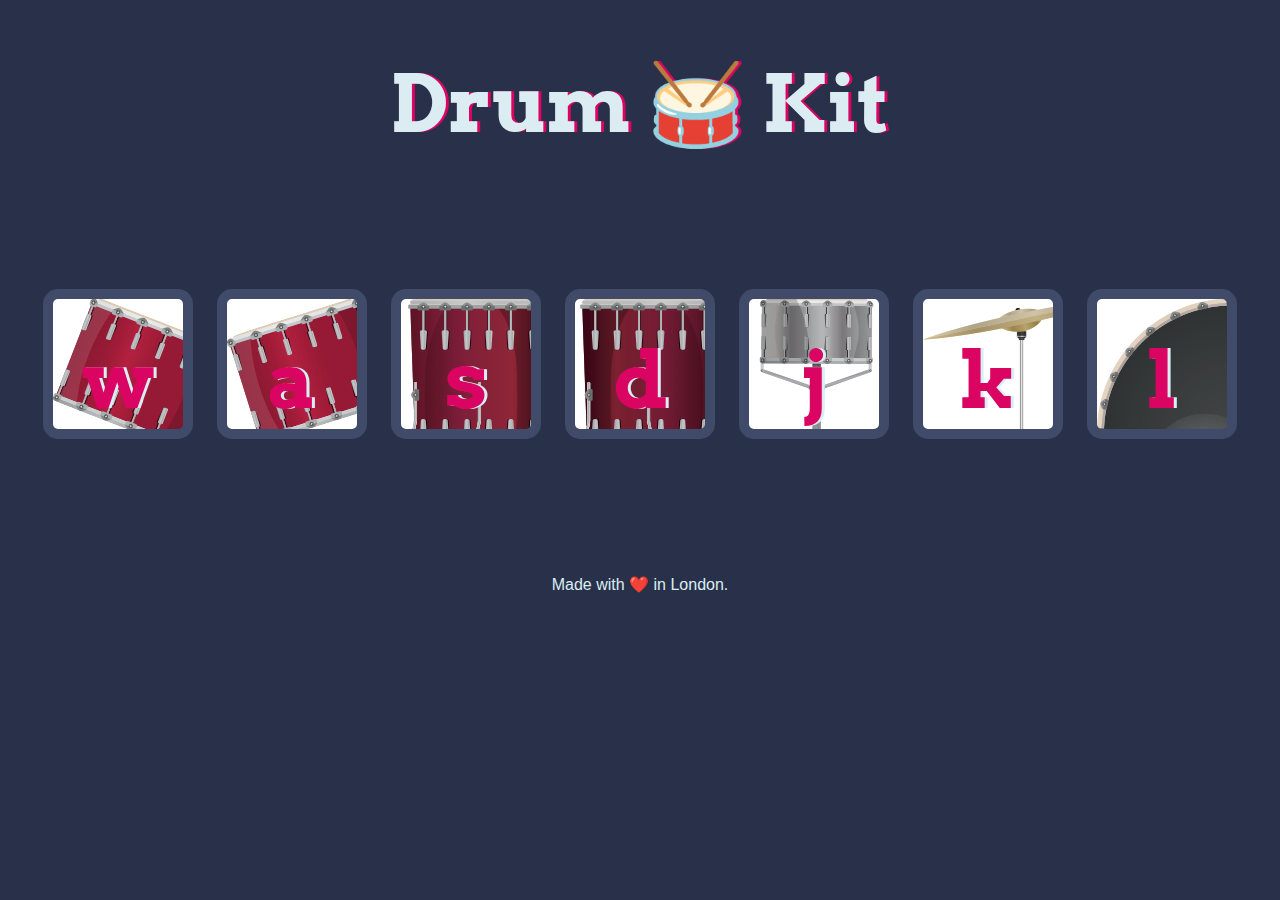
<file: Drum Kit/index.html>
<!DOCTYPE html>
<html lang="en" dir="ltr">

<head>
  <meta charset="utf-8">
  <title>Drum Kit</title>
  <link rel="stylesheet" href="styles.css">
  <link href="https://fonts.googleapis.com/css?family=Arvo" rel="stylesheet">
</head>

<body>

  <h1 id="title">Drum 🥁 Kit</h1>
  <div class="set">
    <button class="w drum">w</button>
    <button class="a drum">a</button>
    <button class="s drum">s</button>
    <button class="d drum">d</button>
    <button class="j drum">j</button>
    <button class="k drum">k</button>
    <button class="l drum">l</button>
  </div>


  <footer>
    Made with ❤️ in London.
  </footer>
  <script src="./index.js"></script>
</body>

</html>
</file>
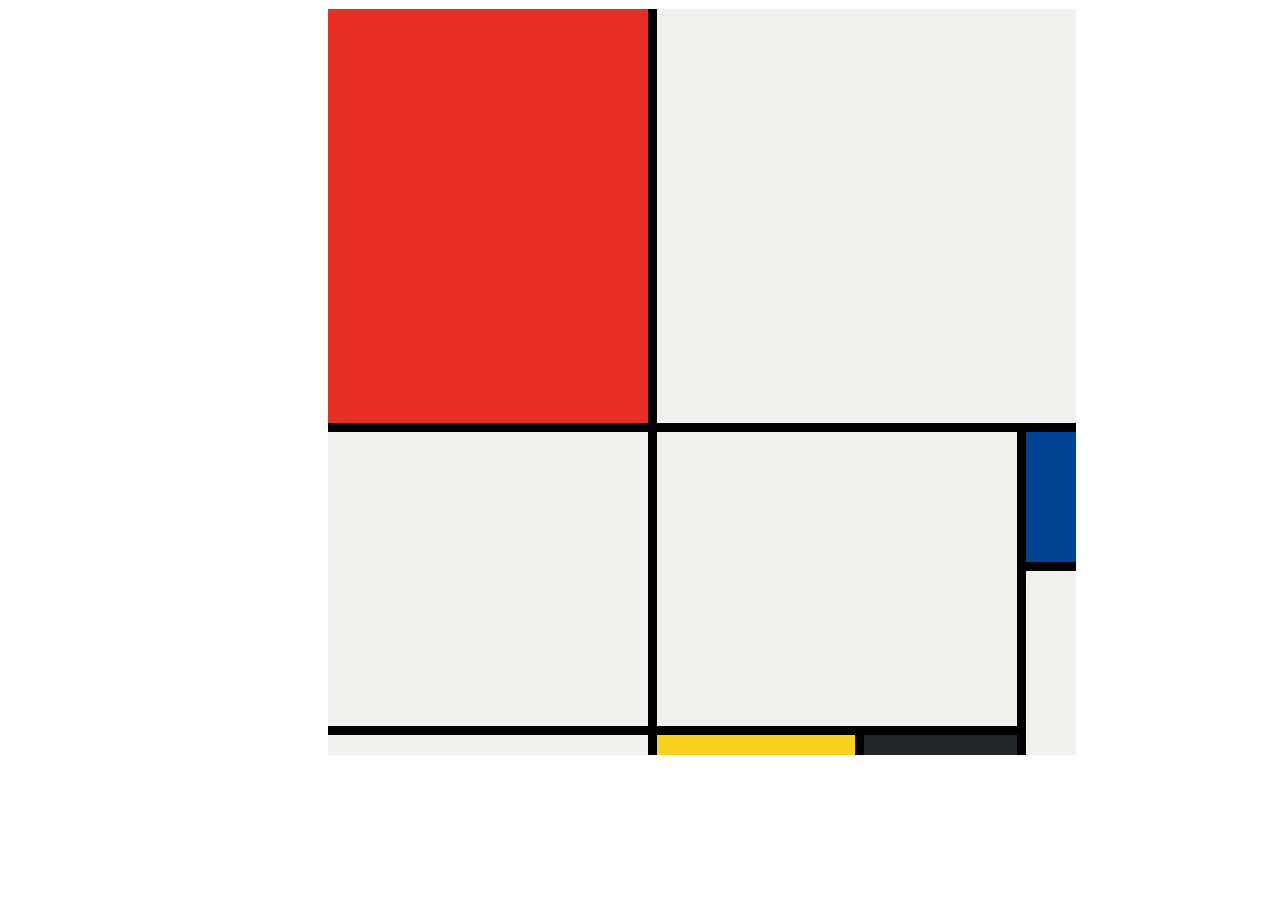
<file: Mondarian Painting/index.html>
<!DOCTYPE html>
<html lang="en">

<head>
  <meta charset="UTF-8">
  <meta name="viewport" content="width=device-width, initial-scale=1.0">
  <title>Mondrian Project</title>
  <style>
    /* 
    Write your CSS here 
    Gap Colour: #000
    White: #F0F1EC
    Red: #E72F24
    Black: #232629
    Blue: #004592
    Yellow: #F9D01E

    For dimensions, see dimensions.png image.
    HINT: Remember you can't change the properties of grid lines.
    But grid lines are transparent!
    */
    body{
      height: 748px;
      width: 748px;
      
      display: flex;
      background-color: #000;
      justify-content: center;
      align-items: center;
      background-color: white;
      position: absolute;
      left: 25%;

    }
    .parent-container{
      display: grid;
      gap:9px;
      background-color: #000;
      grid-template-rows: 414px 130px 155px 20px;
      grid-template-columns: 320px 198px 153px 50px;

    }
    /* .block-item{
      display: grid;
      gap:9px;


      grid-template-rows: 414px 130px 155px 20px;
      grid-template-columns: 320px 198px 153px 50px;

    } */
    .gray-top-block{
      grid-column-start: 2;
      grid-column-end:5;

    }
    .gray-center-right-block{

      grid-column-start: 2;
      grid-column-end:4;
      grid-row-start:2;
      grid-row-end:4;
    }
    .gray-center-left-block{
      grid-row-start: 2;
      grid-row-end:4;
    }
    .red-block{
      background-color: #E72F24;
    }
    .blue-block{
      background-color: #004592;
    }
    .yellow-block{
      background-color: #F9D01E;
    }
    .black-block{
      background-color: #232629;
    }
    .gray-center-left-block{
      background-color: #F0F1EC;
    }
    .gray-center-right-block{
      background-color: #F0F1EC;
    }
    .gray-bottom-right-block{
      background-color: #F0F1EC;
    }
    .gray-top-block{
      background-color: #F0F1EC;
    }
    .gray-bottom-right-block{
      background-color: #F0F1EC;
      grid-row-start: 3;
      grid-row-end:5;
    }
    .gray-bottom-left-block{
      background-color: #F0F1EC;
    }
  </style>
</head>

<body>
  <!-- Write your HTML here -->
   <div class="parent-container">
    
      <div class="red-block"></div>
      <div class="gray-top-block"></div>
      <div class="gray-center-left-block"></div>
      <div class="gray-center-right-block"></div>

      <div class="blue-block"></div>
      <div class="gray-bottom-right-block"></div>
      <div class="gray-bottom-left-block"></div>
      
      <div class="yellow-block"></div>
      <div class="black-block"></div>

    

   </div>
</body>

</html>
</file>
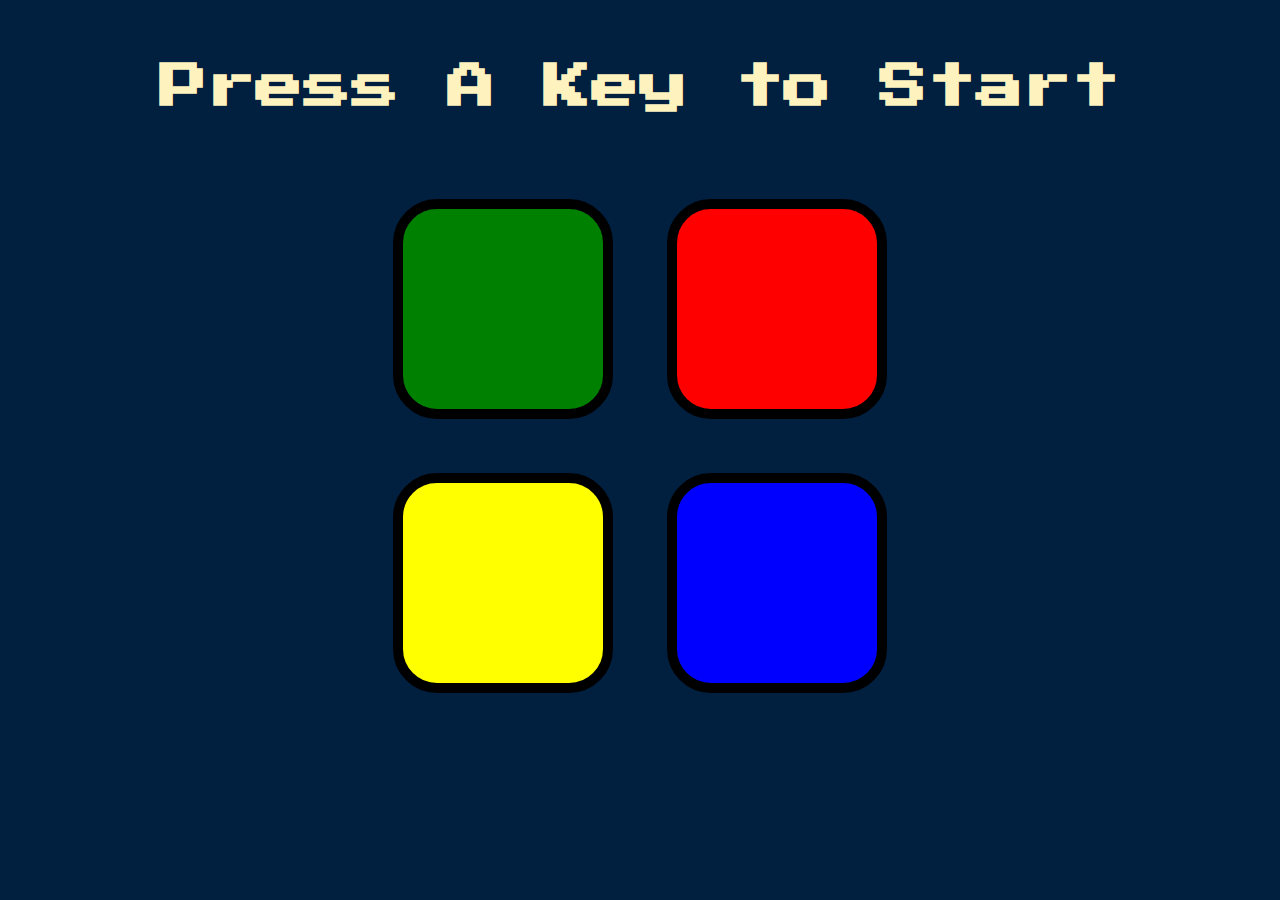
<file: Simon Game/index.html>
<!DOCTYPE html>
<html lang="en" dir="ltr">

<head>
  <meta charset="utf-8">
  <title>Simon</title>
  <link rel="stylesheet" href="styles.css">
  <link href="https://fonts.googleapis.com/css?family=Press+Start+2P" rel="stylesheet">
</head>

<body>
  <h1 id="level-title">Press A Key to Start</h1>
  <div class="container">
    <div lass="row">

      <div type="button" id="green" class="btn green">

      </div>

      <div type="button" id="red" class="btn red">

      </div>
    </div>

    <div class="row">

      <div type="button" id="yellow" class="btn yellow">

      </div>
      <div type="button" id="blue" class="btn blue">

      </div>

    </div>

  </div>
  <script src="https://ajax.googleapis.com/ajax/libs/jquery/3.7.1/jquery.min.js"></script>
  <script src="./game.js"></script>

</body>

</html>
</file>
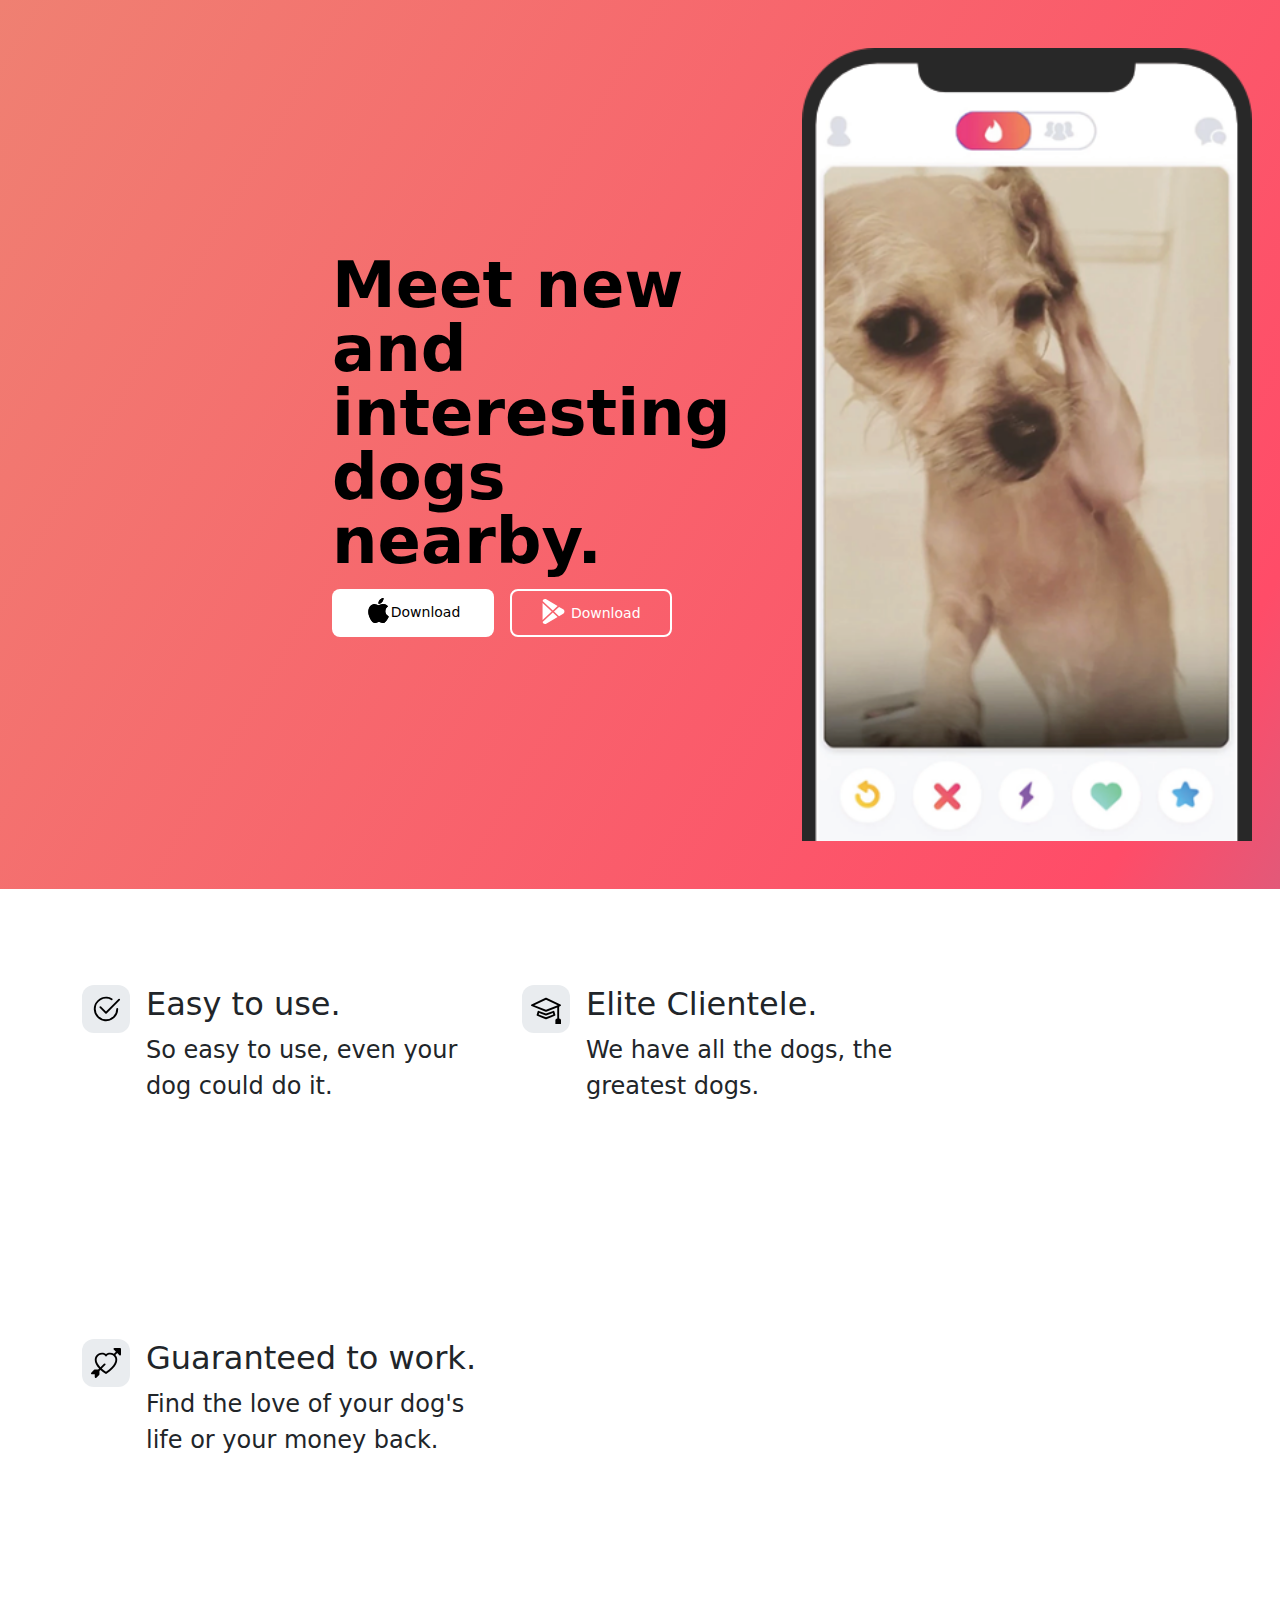
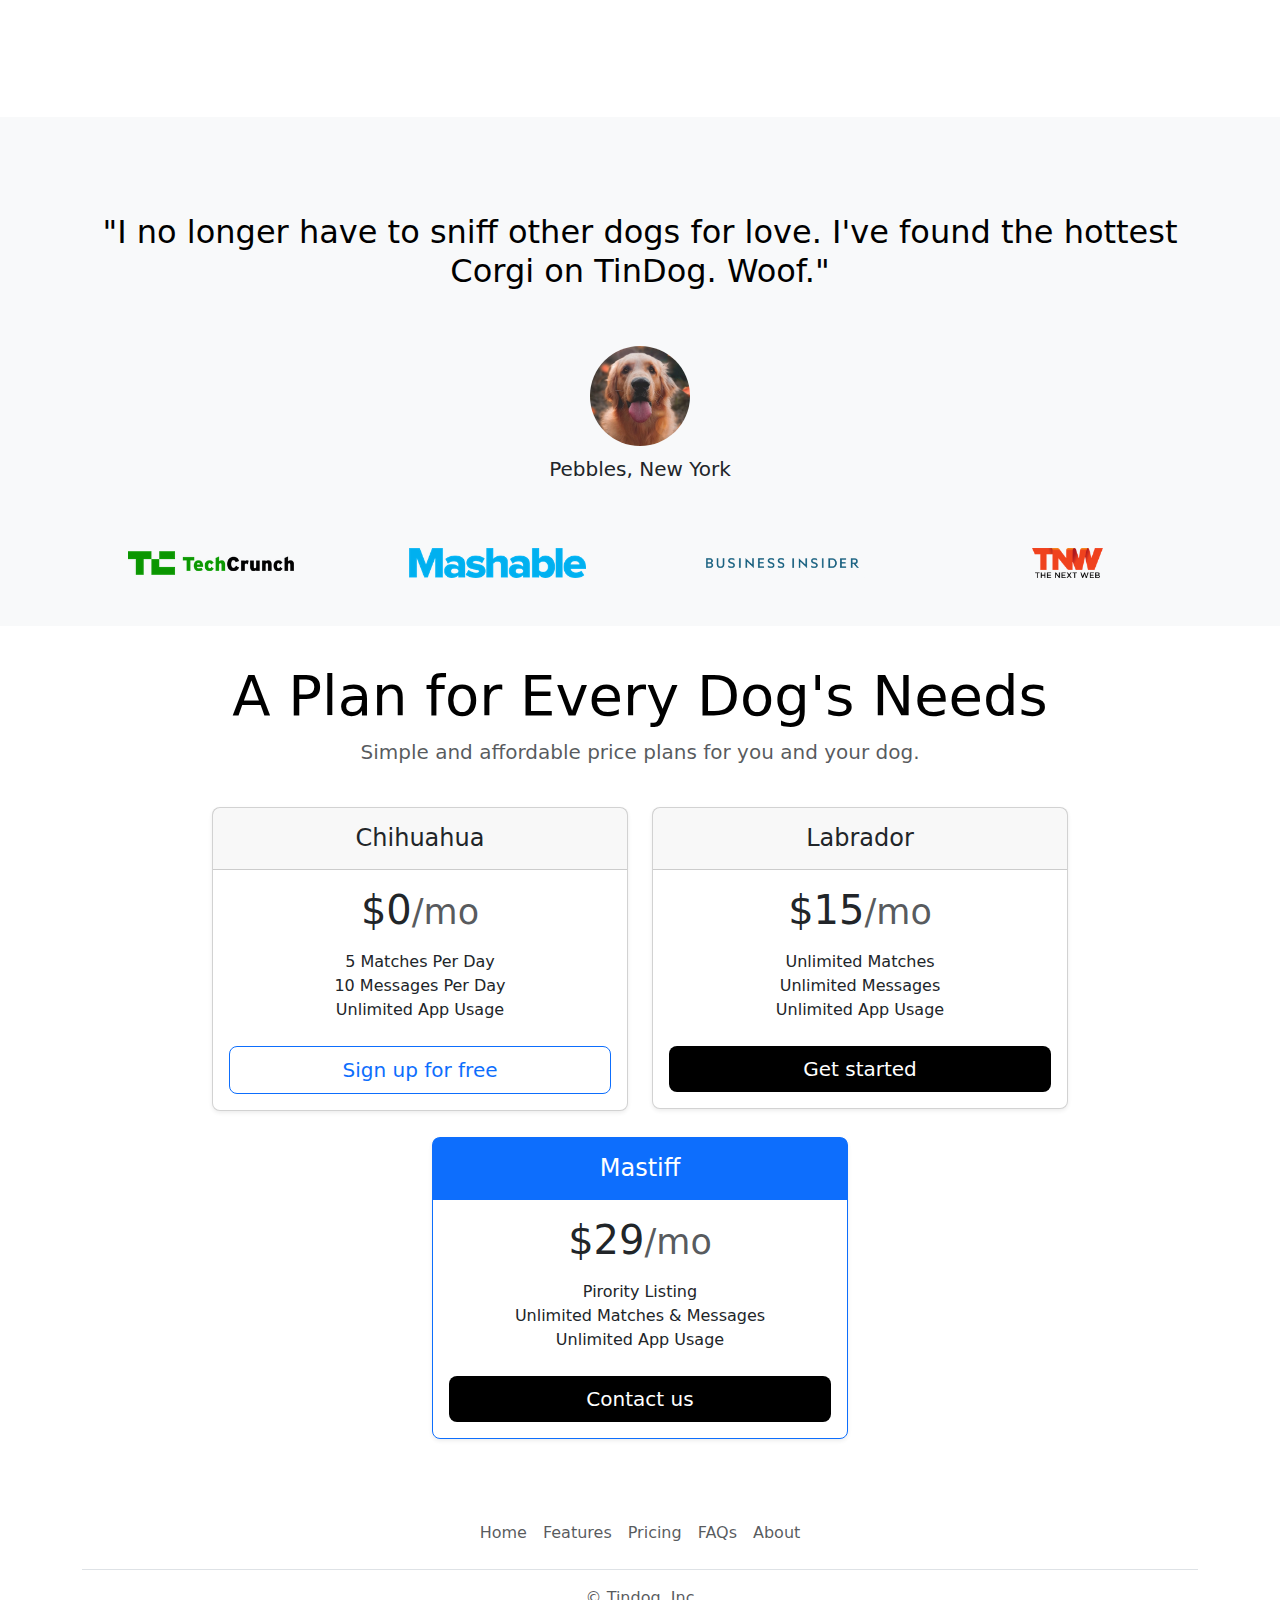
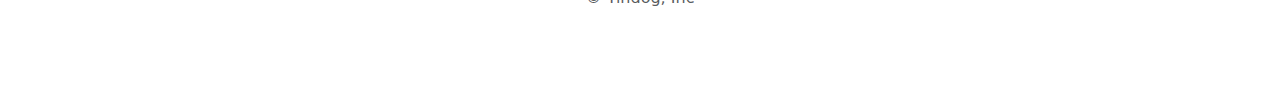
<file: TinDog/11.3 TinDog Project/index.html>
<!DOCTYPE html>
<html lang="en">

<head>
  <meta charset="UTF-8">
  <meta name="viewport" content="width=device-width, initial-scale=1.0">
  <title>TinDog</title>
  <link href="https://cdn.jsdelivr.net/npm/bootstrap@5.3.3/dist/css/bootstrap.min.css" rel="stylesheet" integrity="sha384-QWTKZyjpPEjISv5WaRU9OFeRpok6YctnYmDr5pNlyT2bRjXh0JMhjY6hW+ALEwIH" crossorigin="anonymous">
  <script src="https://cdn.jsdelivr.net/npm/bootstrap@5.3.3/dist/js/bootstrap.bundle.min.js" integrity="sha384-YvpcrYf0tY3lHB60NNkmXc5s9fDVZLESaAA55NDzOxhy9GkcIdslK1eN7N6jIeHz" crossorigin="anonymous"></script>
  <script src="https://cdn.jsdelivr.net/npm/bootstrap@5.3.3/dist/js/bootstrap.bundle.min.js" integrity="sha384-YvpcrYf0tY3lHB60NNkmXc5s9fDVZLESaAA55NDzOxhy9GkcIdslK1eN7N6jIeHz" crossorigin="anonymous"></script>
  <link href="https://cdn.jsdelivr.net/npm/bootstrap@5.3.3/dist/css/bootstrap.min.css" rel="stylesheet" integrity="sha384-QWTKZyjpPEjISv5WaRU9OFeRpok6YctnYmDr5pNlyT2bRjXh0JMhjY6hW+ALEwIH" crossorigin="anonymous">
  <link rel="stylesheet" href="./css/style.css">
  
</head>

<body>

  <!-- Title -->
  <section id="title">
    <div class="row flex-lg-row-reverse align-items-center g-5 py-5 ">
      <div class="col-10 col-sm-8  col-lg-5 md-12">
        <img src="./images/iphone.png" class="d-block mx-lg-auto img-fluid" alt="Bootstrap Themes" width="450" height="500" loading="lazy">
      </div>
      <div class="col-lg-4">
        <h1 class="display-3 fw-bold text-body-emphasis lh-1 mb-3">Meet new and interesting dogs nearby.</h1>
        
        <div class="d-grid gap-2 d-md-flex justify-content-md-start">
          <button type="button" class="btn btn-primary btn-lg px-4 me-md-2 btn-custom"> <svg xmlns="http://www.w3.org/2000/svg" width="25" height="25" fill="currentColor"
            class="bi bi-apple mb-1" viewBox="0 0 16 16">
<path
              d="M11.182.008C11.148-.03 9.923.023 8.857 1.18c-1.066 1.156-.902 2.482-.878 2.516.024.034 1.52.087 2.475-1.258.955-1.345.762-2.391.728-2.43Zm3.314 11.733c-.048-.096-2.325-1.234-2.113-3.422.212-2.189 1.675-2.789 1.698-2.854.023-.065-.597-.79-1.254-1.157a3.692 3.692 0 0 0-1.563-.434c-.108-.003-.483-.095-1.254.116-.508.139-1.653.589-1.968.607-.316.018-1.256-.522-2.267-.665-.647-.125-1.333.131-1.824.328-.49.196-1.422.754-2.074 2.237-.652 1.482-.311 3.83-.067 4.56.244.729.625 1.924 1.273 2.796.576.984 1.34 1.667 1.659 1.899.319.232 1.219.386 1.843.067.502-.308 1.408-.485 1.766-.472.357.013 1.061.154 1.782.539.571.197 1.111.115 1.652-.105.541-.221 1.324-1.059 2.238-2.758.347-.79.505-1.217.473-1.282Z" />
<path
              d="M11.182.008C11.148-.03 9.923.023 8.857 1.18c-1.066 1.156-.902 2.482-.878 2.516.024.034 1.52.087 2.475-1.258.955-1.345.762-2.391.728-2.43Zm3.314 11.733c-.048-.096-2.325-1.234-2.113-3.422.212-2.189 1.675-2.789 1.698-2.854.023-.065-.597-.79-1.254-1.157a3.692 3.692 0 0 0-1.563-.434c-.108-.003-.483-.095-1.254.116-.508.139-1.653.589-1.968.607-.316.018-1.256-.522-2.267-.665-.647-.125-1.333.131-1.824.328-.49.196-1.422.754-2.074 2.237-.652 1.482-.311 3.83-.067 4.56.244.729.625 1.924 1.273 2.796.576.984 1.34 1.667 1.659 1.899.319.232 1.219.386 1.843.067.502-.308 1.408-.485 1.766-.472.357.013 1.061.154 1.782.539.571.197 1.111.115 1.652-.105.541-.221 1.324-1.059 2.238-2.758.347-.79.505-1.217.473-1.282Z" />
</svg>Download </button>
          

          <button type="button" class="btn btn-outline-secondary btn-lg px-4 btn-custom-2">
            <svg xmlns="http://www.w3.org/2000/svg" width="25" height="25" fill="currentColor"
                class="bi bi-google-play mb-1" viewBox="0 0 16 16">
<path
                  d="M14.222 9.374c1.037-.61 1.037-2.137 0-2.748L11.528 5.04 8.32 8l3.207 2.96 2.694-1.586Zm-3.595 2.116L7.583 8.68 1.03 14.73c.201 1.029 1.36 1.61 2.303 1.055l7.294-4.295ZM1 13.396V2.603L6.846 8 1 13.396ZM1.03 1.27l6.553 6.05 3.044-2.81L3.333.215C2.39-.341 1.231.24 1.03 1.27Z" />
</svg>

            Download</button>
        </div>
      </div>
    </div>
  </section>
  <!-- Features -->
  <section id="features">
    <div class="container mt-5">
      <div class="row g-4 py-5 row-cols-1 row-cols-lg-3">
        <div class="col d-flex align-items-start">
          <div
            class="icon-square text-body-emphasis bg-body-secondary d-inline-flex align-items-center justify-content-center fs-4 flex-shrink-0 me-3">
            <svg xmlns="http://www.w3.org/2000/svg" height="30" fill="currentColor" class="bi bi-check2-circle"
              viewBox="0 0 16 16">
              <path
                d="M2.5 8a5.5 5.5 0 0 1 8.25-4.764.5.5 0 0 0 .5-.866A6.5 6.5 0 1 0 14.5 8a.5.5 0 0 0-1 0 5.5 5.5 0 1 1-11 0z" />
              <path
                d="M15.354 3.354a.5.5 0 0 0-.708-.708L8 9.293 5.354 6.646a.5.5 0 1 0-.708.708l3 3a.5.5 0 0 0 .708 0l7-7z" />
            </svg>
          </div>
          <div>
            <h3 class="fs-2">Easy to use.</h3>
            <p>So easy to use, even your dog could do it.</p>

          </div>
        </div>
        <div class="col d-flex align-items-start">
          <div
            class="icon-square text-body-emphasis bg-body-secondary d-inline-flex align-items-center justify-content-center fs-4 flex-shrink-0 me-3">
            <svg xmlns="http://www.w3.org/2000/svg" height="30" fill="currentColor" class="bi bi-mortarboard"
              viewBox="0 0 16 16">
              <path
                d="M8.211 2.047a.5.5 0 0 0-.422 0l-7.5 3.5a.5.5 0 0 0 .025.917l7.5 3a.5.5 0 0 0 .372 0L14 7.14V13a1 1 0 0 0-1 1v2h3v-2a1 1 0 0 0-1-1V6.739l.686-.275a.5.5 0 0 0 .025-.917l-7.5-3.5ZM8 8.46 1.758 5.965 8 3.052l6.242 2.913L8 8.46Z" />
              <path
                d="M4.176 9.032a.5.5 0 0 0-.656.327l-.5 1.7a.5.5 0 0 0 .294.605l4.5 1.8a.5.5 0 0 0 .372 0l4.5-1.8a.5.5 0 0 0 .294-.605l-.5-1.7a.5.5 0 0 0-.656-.327L8 10.466 4.176 9.032Zm-.068 1.873.22-.748 3.496 1.311a.5.5 0 0 0 .352 0l3.496-1.311.22.748L8 12.46l-3.892-1.556Z" />
            </svg>
          </div>
          <div>
            <h3 class="fs-2">Elite Clientele.</h3>
            <p>We have all the dogs, the greatest dogs.</p>

          </div>
        </div>
        <div class="col d-flex align-items-start">
          <div
            class="icon-square text-body-emphasis bg-body-secondary d-inline-flex align-items-center justify-content-center fs-4 flex-shrink-0 me-3">
            <svg xmlns="http://www.w3.org/2000/svg" height="30" fill="currentColor" class="bi bi-arrow-through-heart"
              viewBox="0 0 16 16">
              <path fill-rule="evenodd"
                d="M2.854 15.854A.5.5 0 0 1 2 15.5V14H.5a.5.5 0 0 1-.354-.854l1.5-1.5A.5.5 0 0 1 2 11.5h1.793l.53-.53c-.771-.802-1.328-1.58-1.704-2.32-.798-1.575-.775-2.996-.213-4.092C3.426 2.565 6.18 1.809 8 3.233c1.25-.98 2.944-.928 4.212-.152L13.292 2 12.147.854A.5.5 0 0 1 12.5 0h3a.5.5 0 0 1 .5.5v3a.5.5 0 0 1-.854.354L14 2.707l-1.006 1.006c.236.248.44.531.6.845.562 1.096.585 2.517-.213 4.092-.793 1.563-2.395 3.288-5.105 5.08L8 13.912l-.276-.182a21.86 21.86 0 0 1-2.685-2.062l-.539.54V14a.5.5 0 0 1-.146.354l-1.5 1.5Zm2.893-4.894A20.419 20.419 0 0 0 8 12.71c2.456-1.666 3.827-3.207 4.489-4.512.679-1.34.607-2.42.215-3.185-.817-1.595-3.087-2.054-4.346-.761L8 4.62l-.358-.368c-1.259-1.293-3.53-.834-4.346.761-.392.766-.464 1.845.215 3.185.323.636.815 1.33 1.519 2.065l1.866-1.867a.5.5 0 1 1 .708.708L5.747 10.96Z" />
            </svg>
          </div>
          <div>
            <h3 class="fs-2">Guaranteed to work.</h3>
            <p>Find the love of your dog's life or your money back.</p>

          </div>
        </div>
      </div>
    </div>
  </section>
 
  <!-- <section id="features">

    <div class="row g-4 py-5 row-cols-1 row-cols-lg-3">
      <div class="feature col">
        <div class="feature-icon d-inline-flex align-items-center justify-content-center text-bg-primary bg-gradient fs-2 mb-3">
          <svg class="bi" width="1em" height="1em"><use xlink:href="#collection"></use><svg xmlns="http://www.w3.org/2000/svg" height="30" fill="currentColor" class="bi bi-check2-circle"
            viewBox="0 0 16 16">
<path
              d="M2.5 8a5.5 5.5 0 0 1 8.25-4.764.5.5 0 0 0 .5-.866A6.5 6.5 0 1 0 14.5 8a.5.5 0 0 0-1 0 5.5 5.5 0 1 1-11 0z" />
<path
              d="M15.354 3.354a.5.5 0 0 0-.708-.708L8 9.293 5.354 6.646a.5.5 0 1 0-.708.708l3 3a.5.5 0 0 0 .708 0l7-7z" />
</svg>
</svg>
        </div>
        <h3 class="fs-2 text-body-emphasis">Easy to use.</h3>
        <p>So easy to use, even your dog could do it.</p>
        
      </div>
      <div class="feature col">
        <div class="feature-icon d-inline-flex align-items-center justify-content-center text-bg-primary bg-gradient fs-2 mb-3">
          <svg class="bi" width="1em" height="1em"><use xlink:href="#people-circle"></use><svg xmlns="http://www.w3.org/2000/svg" height="30" fill="currentColor" class="bi bi-mortarboard" viewBox="0 0 16 16">
            <path d="M8.211 2.047a.5.5 0 0 0-.422 0l-7.5 3.5a.5.5 0 0 0 .025.917l7.5 3a.5.5 0 0 0 .372 0L14 7.14V13a1 1 0 0 0-1 1v2h3v-2a1 1 0 0 0-1-1V6.739l.686-.275a.5.5 0 0 0 .025-.917l-7.5-3.5ZM8 8.46 1.758 5.965 8 3.052l6.242 2.913L8 8.46Z"/>
            <path d="M4.176 9.032a.5.5 0 0 0-.656.327l-.5 1.7a.5.5 0 0 0 .294.605l4.5 1.8a.5.5 0 0 0 .372 0l4.5-1.8a.5.5 0 0 0 .294-.605l-.5-1.7a.5.5 0 0 0-.656-.327L8 10.466 4.176 9.032Zm-.068 1.873.22-.748 3.496 1.311a.5.5 0 0 0 .352 0l3.496-1.311.22.748L8 12.46l-3.892-1.556Z"/>
            </svg>
            </svg>
        </div>
        <h3 class="fs-3 text-body-emphasis">Elite Clientele.</h3>
        <p>We have all the dogs, the greatest dogs.</p>
        
      </div>
      <div class="feature col">
        <div class="feature-icon custom-bg d-inline-flex align-items-center justify-content-center text-bg-primary bg-gradient fs-2 mb-3">
          <svg class="bi" width="1em" height="1em"><use xlink:href="#toggles2"></use><svg xmlns="http://www.w3.org/2000/svg" height="30" fill="currentColor" class="bi bi-arrow-through-heart"
            viewBox="0 0 16 16">
<path fill-rule="evenodd"
              d="M2.854 15.854A.5.5 0 0 1 2 15.5V14H.5a.5.5 0 0 1-.354-.854l1.5-1.5A.5.5 0 0 1 2 11.5h1.793l.53-.53c-.771-.802-1.328-1.58-1.704-2.32-.798-1.575-.775-2.996-.213-4.092C3.426 2.565 6.18 1.809 8 3.233c1.25-.98 2.944-.928 4.212-.152L13.292 2 12.147.854A.5.5 0 0 1 12.5 0h3a.5.5 0 0 1 .5.5v3a.5.5 0 0 1-.854.354L14 2.707l-1.006 1.006c.236.248.44.531.6.845.562 1.096.585 2.517-.213 4.092-.793 1.563-2.395 3.288-5.105 5.08L8 13.912l-.276-.182a21.86 21.86 0 0 1-2.685-2.062l-.539.54V14a.5.5 0 0 1-.146.354l-1.5 1.5Zm2.893-4.894A20.419 20.419 0 0 0 8 12.71c2.456-1.666 3.827-3.207 4.489-4.512.679-1.34.607-2.42.215-3.185-.817-1.595-3.087-2.054-4.346-.761L8 4.62l-.358-.368c-1.259-1.293-3.53-.834-4.346.761-.392.766-.464 1.845.215 3.185.323.636.815 1.33 1.519 2.065l1.866-1.867a.5.5 0 1 1 .708.708L5.747 10.96Z" />
</svg>
</svg>
        </div>
        <h3 class="fs-2 text-body-emphasis">Guaranteed to work.</h3>
        <p>
          Find the love of your dog's life or your money back.
          </p>

      </div>
    </div>
  </section> -->
  <!-- Testimonial -->
  <section id="testimonial">
    <div class="p-5 text-center bg-body-tertiary">
      <div class="container py-5">
        <h2 class="text-body-emphasis">"I no longer have to sniff other dogs for love. I've found the hottest Corgi on
          TinDog. Woof."</h2>
        <img class="profile-img mt-5" src="./images/dog-img.jpg" alt="dog image" data--h-bstatus="5PROCESSED">
        <p class="col-lg-8 mx-auto lead mt-2">
          Pebbles, New York
        </p>
      </div>

      <div class="container">
        <div class="row">
          <div class="col-lg-3 col-sm-12">
            <img src="./images/techcrunch.png" alt="techcrunch" height="30">
          </div>
          <div class="col-lg-3 col-sm-12">
            <img src="./images/mashable.png" alt="mashable" height="30">
          </div>
          <div class="col-lg-3 col-sm-12">
            <img src="./images/bizinsider.png" alt="bizinsider" height="30" data--h-bstatus="5PROCESSED">
          </div>
          <div class="col-lg-3 col-sm-12">
            <img src="./images/tnw.png" alt="tnw" height="30" data--h-bstatus="5PROCESSED">
          </div>
        </div>
      </div>
    </div>

  </section>
  <!-- Pricing -->
  <section id="pricing">

    <div class="pricing-header p-3 pb-md-4 mx-auto text-center">
      <h1 class="display-4 fw-normal text-body-emphasis">A Plan for Every Dog's Needs
      </h1>
      <p class="fs-5 text-body-secondary">Simple and affordable price plans for you and your dog.

      </p>
    </div>

    <main>
      <div class="row row-cols-1 row-cols-md-3 mb-3 text-center pricing-class">
        <div class="col">
          <div class="card mb-3 rounded-3 shadow-sm">
            <div class="card-header py-3">
              <h4 class="my-0 fw-normal">Chihuahua
              </h4>
            </div>
            <div class="card-body">
              <h1 class="card-title pricing-card-title">$0<small class="text-body-secondary fw-light">/mo</small></h1>
              <ul class="list-unstyled mt-3 mb-4">
                <li>5 Matches Per Day</li>
                <li>10 Messages Per Day</li>
                <li>Unlimited App Usage</li>
              </ul>
              <button type="button" class="w-100 btn btn-lg btn-outline-primary ">Sign up for free</button>
            </div>
          </div>
        </div>
        <div class="col">
          <div class="card mb-4 rounded-3 shadow-sm">
            <div class="card-header py-3">
              <h4 class="my-0 fw-normal">Labrador</h4>
            </div>
            <div class="card-body">
              <h1 class="card-title pricing-card-title">$15<small class="text-body-secondary fw-light">/mo</small></h1>
              <ul class="list-unstyled mt-3 mb-4">
                <li>Unlimited Matches</li>
                <li>Unlimited Messages</li>
                <li>Unlimited App Usage</li>
              </ul>
              <button type="button" class="w-100 btn btn-lg btn-primary dark-button">Get started</button>
            </div>
          </div>
        </div>
        <div class="col ">
          <div class="card mb-4 rounded-3 shadow-sm border-primary">
            <div class="card-header py-3 text-bg-primary border-primary dark-top-border">
              <h4 class="my-0 fw-normal">Mastiff</h4>
            </div>
            <div class="card-body card-3">
              <h1 class="card-title pricing-card-title card-top">$29<small class="text-body-secondary fw-light">/mo</small></h1>
              <ul class="list-unstyled mt-3 mb-4">
                <li>Pirority Listing</li>
                <li>Unlimited Matches & Messages</li>
                <li>Unlimited App Usage</li>

              </ul>
              <button type="button" class="w-100 btn btn-lg btn-primary dark-button">Contact us</button>
            </div>
          </div>
        </div>
      </div>
  
          </main>

  </section>
  <!-- Footer -->
   <section id="footer">
    <div class="container">
      <footer class="py-3 my-4">
        <ul class="nav justify-content-center border-bottom pb-3 mb-3">
          <li class="nav-item"><a href="#" class="nav-link px-2 text-body-secondary">Home</a></li>
          <li class="nav-item"><a href="#" class="nav-link px-2 text-body-secondary">Features</a></li>
          <li class="nav-item"><a href="#" class="nav-link px-2 text-body-secondary">Pricing</a></li>
          <li class="nav-item"><a href="#" class="nav-link px-2 text-body-secondary">FAQs</a></li>
          <li class="nav-item"><a href="#" class="nav-link px-2 text-body-secondary">About</a></li>
        </ul>
        <p class="text-center text-body-secondary">© Tindog, Inc</p>
      </footer>
    </div>
</section>
</body>

</html>
</file>
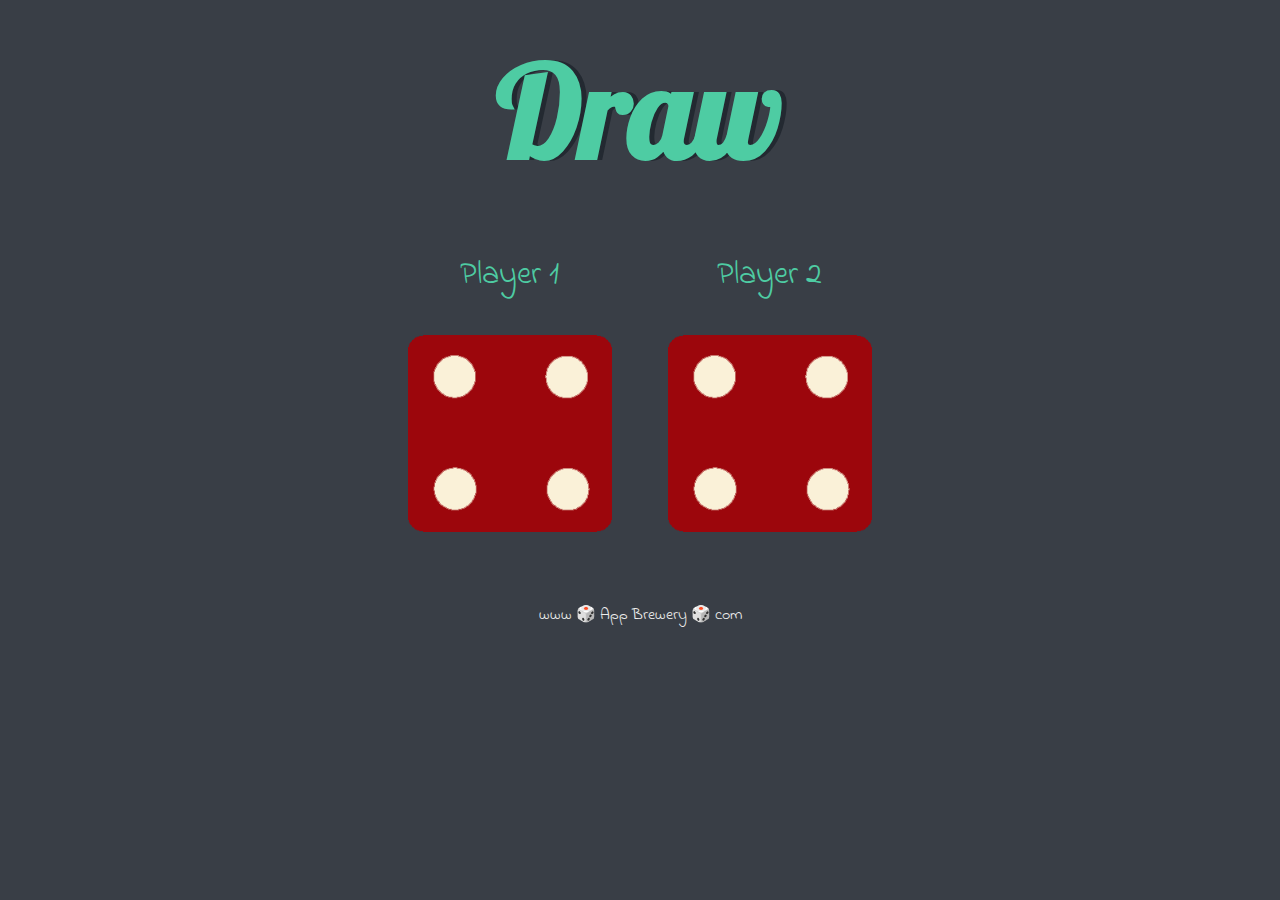
<file: Dice Game/dicee.html>
<!DOCTYPE html>
<html lang="en" dir="ltr">
  <head>
    <meta charset="utf-8">
    <title>Dicee</title>
    <link rel="stylesheet" href="styles.css">
    <link href="https://fonts.googleapis.com/css?family=Indie+Flower|Lobster" rel="stylesheet">
    
  </head>
  <body onload="RefreshPage()">

    <div class="container">
      <h1>Refresh Me</h1>

      <div class="dice">
        <p>Player 1</p>
        <img class="img1" src="">
      </div>

      <div class="dice">
        <p>Player 2</p>
        <img class="img2" src="">
      </div>

    </div>

    <script src="./js_file.js"></script>
  </body>

  <footer>
    www 🎲 App Brewery 🎲 com
  </footer>
</html>
</file>
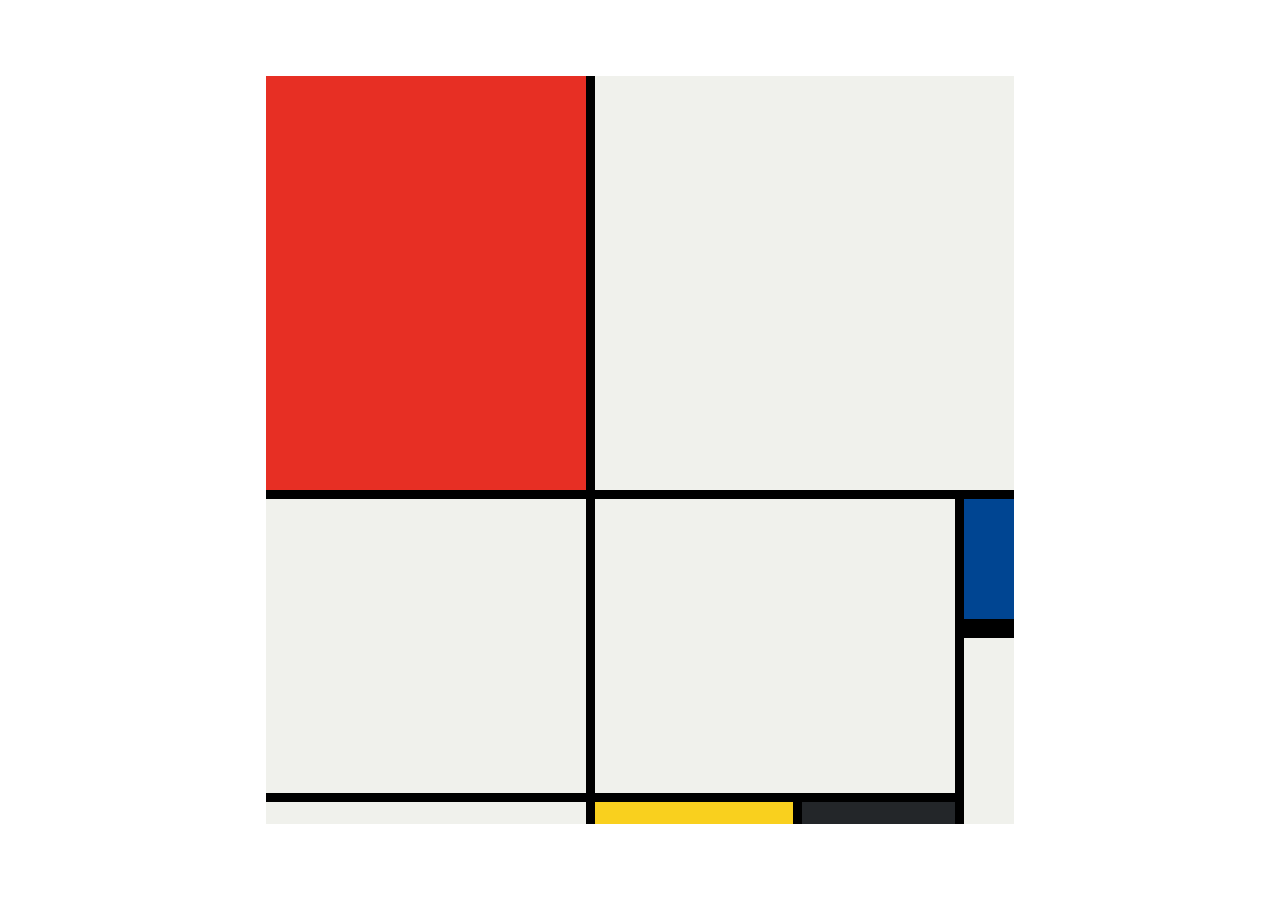
<file: Mondarian Painting/solution.html>
<!DOCTYPE html>
<html lang="en">

<head>
  <meta charset="UTF-8">
  <meta name="viewport" content="width=device-width, initial-scale=1.0">
  <title>Mondrian Project</title>
  <style>
    /* 
    Write your CSS here 
    Line Colour: #000
    White: #F0F1EC
    Red: #E72F24
    Black: #232629
    Blue: #004592
    Yellow: #F9D01E
    */
    body {
      display: flex;
      justify-content: center;
      align-items: center;
      height: 100vh;
      margin: 0;
      padding: 0;
    }

    .container {
      height: 748px;
      width: 748px;
      display: grid;
      background-color: #000;
      grid-template-columns: 320px 198px 153px 50px;
      grid-template-rows: 414px 130px 155px 22px;
      gap: 9px;
    }

    .item {
      background-color: #F0F1EC;
    }

    .red {
      background-color: #E72F24;
    }

    .white1 {
      grid-column: span 3;
    }

    .white2 {
      grid-row: span 2;
    }

    .white3 {
      grid-area: 2 / 2 / 4 /4
    }

    .blue {
      background-color: #004592;
      border-bottom: 10px solid #000;
    }

    .white4 {
      grid-row: span 2;
    }

    .yellow {
      background-color: #F9D01E;
    }

    .black {
      background-color: #232629;
    }
  </style>
</head>

<body>
  <!-- Write your HTML here -->

  <div class="container">
    <div class="item red"></div>
    <div class="item white1"></div>
    <div class="item white2"></div>
    <div class="item white3"></div>

    <div class="item blue"></div>
    <div class="item white4"></div>

    <div class="item"></div>
    <div class="item yellow"></div>
    <div class="item black"></div>
  </div>
</body>

</html>
</file>
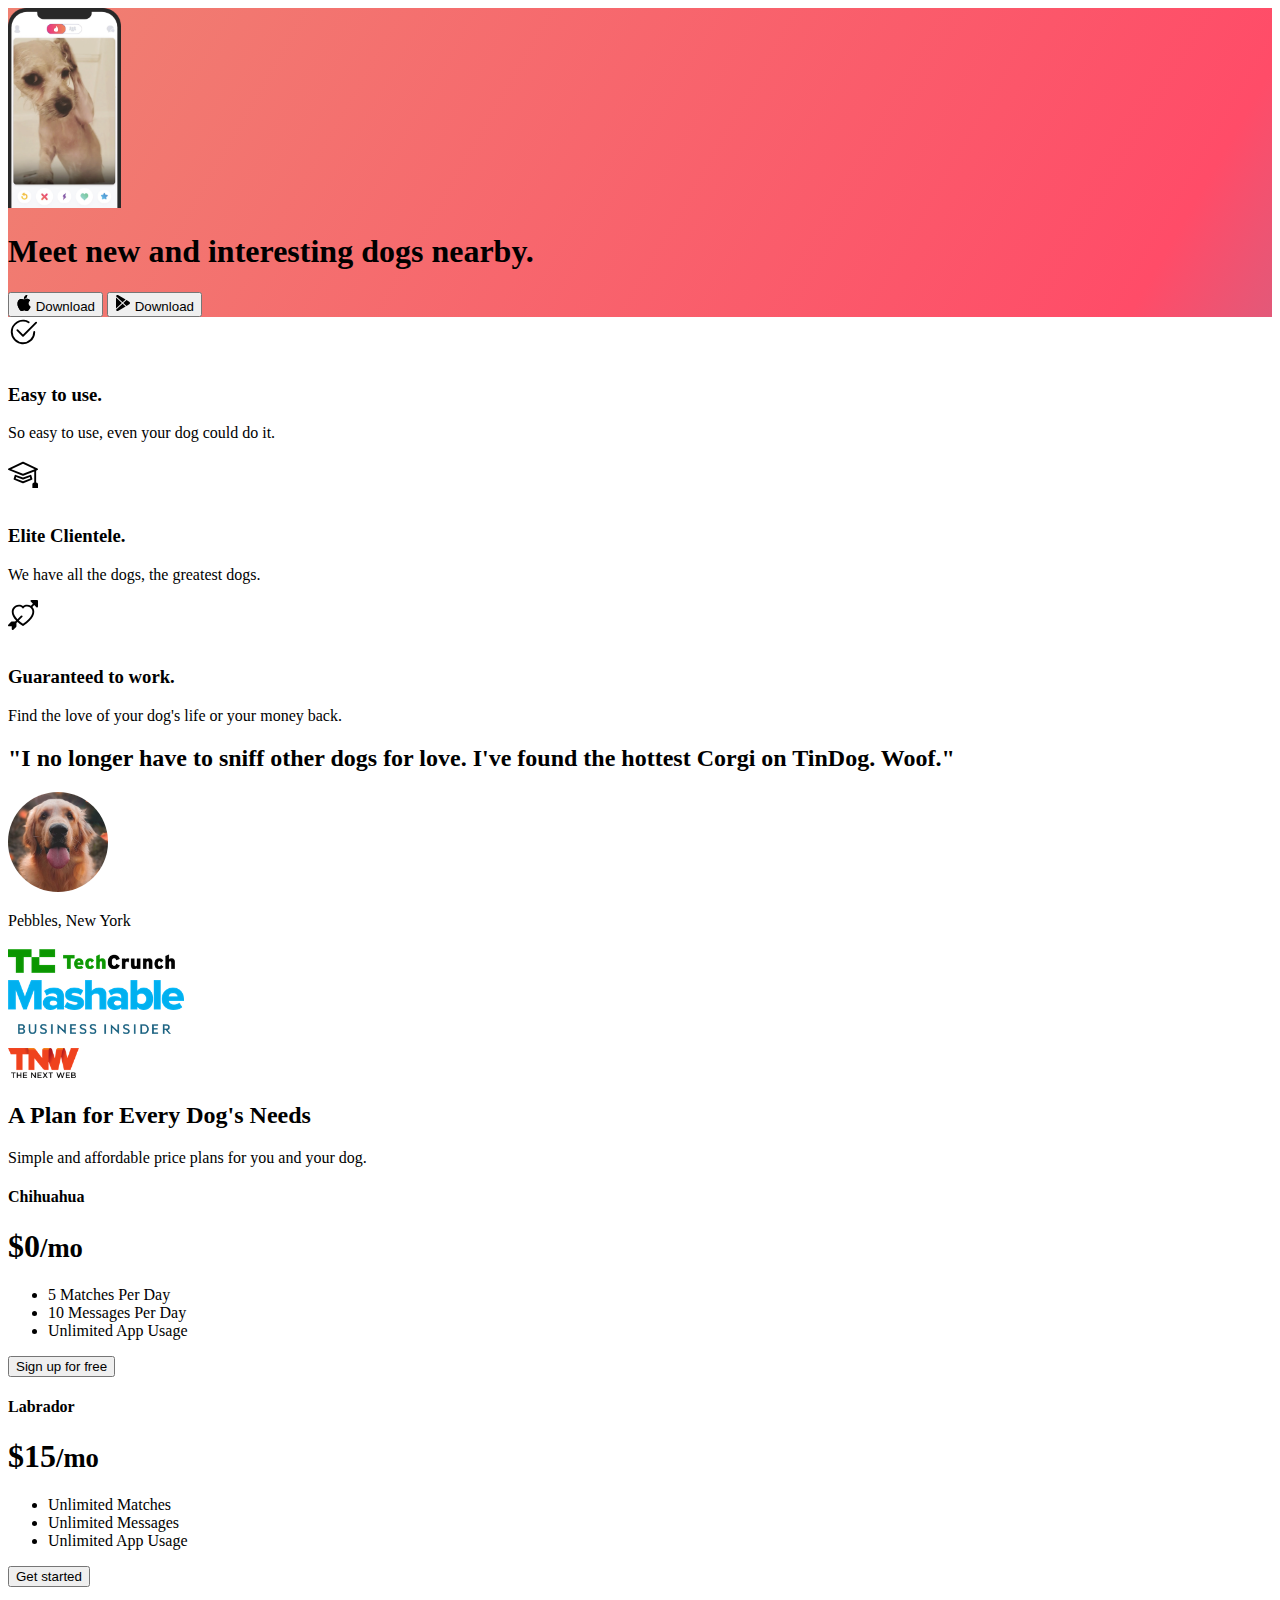
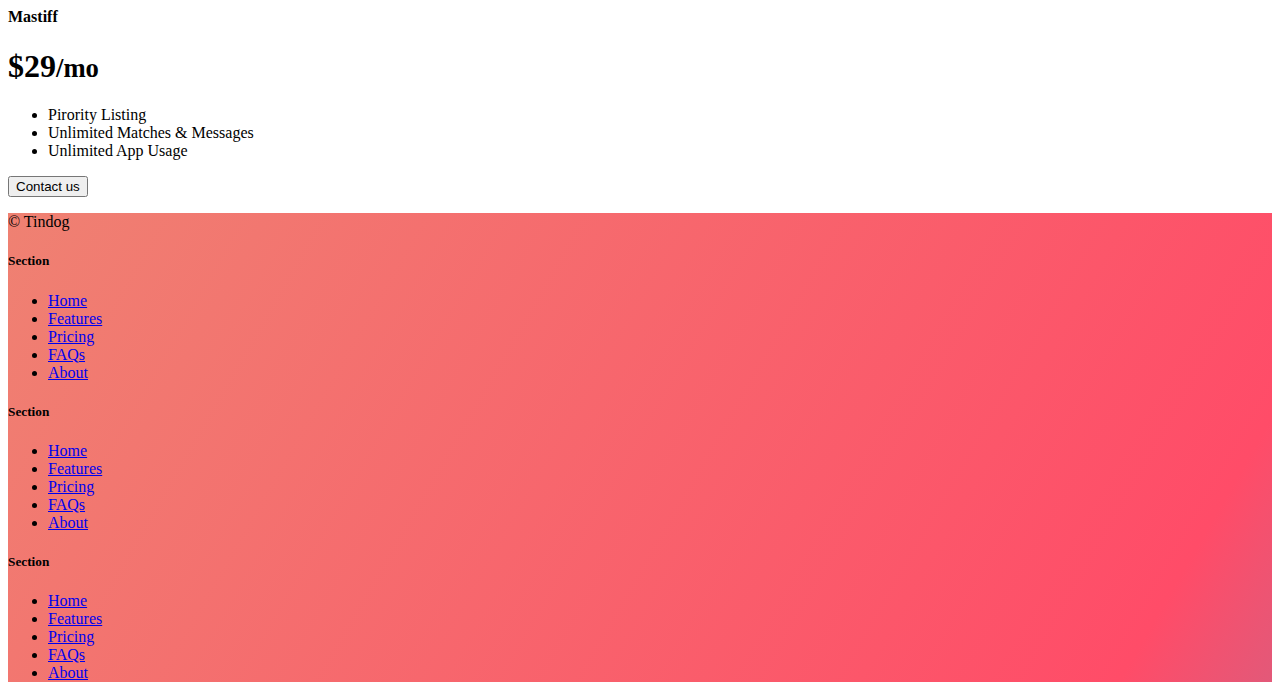
<file: TinDog/11.3 TinDog Project/solution.html>
<!DOCTYPE html>
<html lang="en">

<head>
  <meta charset="UTF-8">
  <meta name="viewport" content="width=device-width, initial-scale=1.0">
  <title>TinDog</title>
  <link href="https://cdn.jsdelivr.net/npm/bootstrap@5.3.0-alpha3/dist/css/bootstrap.min.css" rel="stylesheet"
    integrity="sha384-KK94CHFLLe+nY2dmCWGMq91rCGa5gtU4mk92HdvYe+M/SXH301p5ILy+dN9+nJOZ" crossorigin="anonymous">
  <link rel="stylesheet" href="./css/solution.css">
</head>

<body>


  <!-- Title -->
  <section id="title" class="gradient-background">

    <div class="container col-xxl-8 px-4 pt-5">
      <div class="row flex-lg-row-reverse align-items-center g-5 pt-5">
        <div class="col-10 col-sm-8 col-lg-6">
          <img src="./images/iphone.png" class="d-block mx-lg-auto img-fluid" alt="Bootstrap Themes" height="200"
            loading="lazy">
        </div>
        <div class="col-lg-6">
          <h1 class="display-5 fw-bold text-body-emphasis lh-1 mb-3">Meet new and interesting dogs nearby.</h1>

          <div class="d-grid gap-2 d-md-flex justify-content-md-start">
            <button type="button" class="btn btn-light btn-lg px-4 me-md-2"><svg xmlns="http://www.w3.org/2000/svg"
                width="16" height="16" fill="currentColor" class="bi bi-apple mb-1" viewBox="0 0 16 16">
                <path
                  d="M11.182.008C11.148-.03 9.923.023 8.857 1.18c-1.066 1.156-.902 2.482-.878 2.516.024.034 1.52.087 2.475-1.258.955-1.345.762-2.391.728-2.43Zm3.314 11.733c-.048-.096-2.325-1.234-2.113-3.422.212-2.189 1.675-2.789 1.698-2.854.023-.065-.597-.79-1.254-1.157a3.692 3.692 0 0 0-1.563-.434c-.108-.003-.483-.095-1.254.116-.508.139-1.653.589-1.968.607-.316.018-1.256-.522-2.267-.665-.647-.125-1.333.131-1.824.328-.49.196-1.422.754-2.074 2.237-.652 1.482-.311 3.83-.067 4.56.244.729.625 1.924 1.273 2.796.576.984 1.34 1.667 1.659 1.899.319.232 1.219.386 1.843.067.502-.308 1.408-.485 1.766-.472.357.013 1.061.154 1.782.539.571.197 1.111.115 1.652-.105.541-.221 1.324-1.059 2.238-2.758.347-.79.505-1.217.473-1.282Z" />
                <path
                  d="M11.182.008C11.148-.03 9.923.023 8.857 1.18c-1.066 1.156-.902 2.482-.878 2.516.024.034 1.52.087 2.475-1.258.955-1.345.762-2.391.728-2.43Zm3.314 11.733c-.048-.096-2.325-1.234-2.113-3.422.212-2.189 1.675-2.789 1.698-2.854.023-.065-.597-.79-1.254-1.157a3.692 3.692 0 0 0-1.563-.434c-.108-.003-.483-.095-1.254.116-.508.139-1.653.589-1.968.607-.316.018-1.256-.522-2.267-.665-.647-.125-1.333.131-1.824.328-.49.196-1.422.754-2.074 2.237-.652 1.482-.311 3.83-.067 4.56.244.729.625 1.924 1.273 2.796.576.984 1.34 1.667 1.659 1.899.319.232 1.219.386 1.843.067.502-.308 1.408-.485 1.766-.472.357.013 1.061.154 1.782.539.571.197 1.111.115 1.652-.105.541-.221 1.324-1.059 2.238-2.758.347-.79.505-1.217.473-1.282Z" />
              </svg> Download</button>
            <button type="button" class="btn btn-outline-light btn-lg px-4"><svg xmlns="http://www.w3.org/2000/svg"
                width="16" height="16" fill="currentColor" class="bi bi-google-play mb-1" viewBox="0 0 16 16">
                <path
                  d="M14.222 9.374c1.037-.61 1.037-2.137 0-2.748L11.528 5.04 8.32 8l3.207 2.96 2.694-1.586Zm-3.595 2.116L7.583 8.68 1.03 14.73c.201 1.029 1.36 1.61 2.303 1.055l7.294-4.295ZM1 13.396V2.603L6.846 8 1 13.396ZM1.03 1.27l6.553 6.05 3.044-2.81L3.333.215C2.39-.341 1.231.24 1.03 1.27Z" />
              </svg> Download</button>
          </div>
        </div>
      </div>
    </div>
  </section>
  <!-- Features -->
  <section id="features">
    <div class="container mt-5">
      <div class="row g-4 py-5 row-cols-1 row-cols-lg-3">
        <div class="col d-flex align-items-start">
          <div
            class="icon-square text-body-emphasis bg-body-secondary d-inline-flex align-items-center justify-content-center fs-4 flex-shrink-0 me-3">
            <svg xmlns="http://www.w3.org/2000/svg" height="30" fill="currentColor" class="bi bi-check2-circle"
              viewBox="0 0 16 16">
              <path
                d="M2.5 8a5.5 5.5 0 0 1 8.25-4.764.5.5 0 0 0 .5-.866A6.5 6.5 0 1 0 14.5 8a.5.5 0 0 0-1 0 5.5 5.5 0 1 1-11 0z" />
              <path
                d="M15.354 3.354a.5.5 0 0 0-.708-.708L8 9.293 5.354 6.646a.5.5 0 1 0-.708.708l3 3a.5.5 0 0 0 .708 0l7-7z" />
            </svg>
          </div>
          <div>
            <h3 class="fs-2">Easy to use.</h3>
            <p>So easy to use, even your dog could do it.</p>

          </div>
        </div>
        <div class="col d-flex align-items-start">
          <div
            class="icon-square text-body-emphasis bg-body-secondary d-inline-flex align-items-center justify-content-center fs-4 flex-shrink-0 me-3">
            <svg xmlns="http://www.w3.org/2000/svg" height="30" fill="currentColor" class="bi bi-mortarboard"
              viewBox="0 0 16 16">
              <path
                d="M8.211 2.047a.5.5 0 0 0-.422 0l-7.5 3.5a.5.5 0 0 0 .025.917l7.5 3a.5.5 0 0 0 .372 0L14 7.14V13a1 1 0 0 0-1 1v2h3v-2a1 1 0 0 0-1-1V6.739l.686-.275a.5.5 0 0 0 .025-.917l-7.5-3.5ZM8 8.46 1.758 5.965 8 3.052l6.242 2.913L8 8.46Z" />
              <path
                d="M4.176 9.032a.5.5 0 0 0-.656.327l-.5 1.7a.5.5 0 0 0 .294.605l4.5 1.8a.5.5 0 0 0 .372 0l4.5-1.8a.5.5 0 0 0 .294-.605l-.5-1.7a.5.5 0 0 0-.656-.327L8 10.466 4.176 9.032Zm-.068 1.873.22-.748 3.496 1.311a.5.5 0 0 0 .352 0l3.496-1.311.22.748L8 12.46l-3.892-1.556Z" />
            </svg>
          </div>
          <div>
            <h3 class="fs-2">Elite Clientele.</h3>
            <p>We have all the dogs, the greatest dogs.</p>

          </div>
        </div>
        <div class="col d-flex align-items-start">
          <div
            class="icon-square text-body-emphasis bg-body-secondary d-inline-flex align-items-center justify-content-center fs-4 flex-shrink-0 me-3">
            <svg xmlns="http://www.w3.org/2000/svg" height="30" fill="currentColor" class="bi bi-arrow-through-heart"
              viewBox="0 0 16 16">
              <path fill-rule="evenodd"
                d="M2.854 15.854A.5.5 0 0 1 2 15.5V14H.5a.5.5 0 0 1-.354-.854l1.5-1.5A.5.5 0 0 1 2 11.5h1.793l.53-.53c-.771-.802-1.328-1.58-1.704-2.32-.798-1.575-.775-2.996-.213-4.092C3.426 2.565 6.18 1.809 8 3.233c1.25-.98 2.944-.928 4.212-.152L13.292 2 12.147.854A.5.5 0 0 1 12.5 0h3a.5.5 0 0 1 .5.5v3a.5.5 0 0 1-.854.354L14 2.707l-1.006 1.006c.236.248.44.531.6.845.562 1.096.585 2.517-.213 4.092-.793 1.563-2.395 3.288-5.105 5.08L8 13.912l-.276-.182a21.86 21.86 0 0 1-2.685-2.062l-.539.54V14a.5.5 0 0 1-.146.354l-1.5 1.5Zm2.893-4.894A20.419 20.419 0 0 0 8 12.71c2.456-1.666 3.827-3.207 4.489-4.512.679-1.34.607-2.42.215-3.185-.817-1.595-3.087-2.054-4.346-.761L8 4.62l-.358-.368c-1.259-1.293-3.53-.834-4.346.761-.392.766-.464 1.845.215 3.185.323.636.815 1.33 1.519 2.065l1.866-1.867a.5.5 0 1 1 .708.708L5.747 10.96Z" />
            </svg>
          </div>
          <div>
            <h3 class="fs-2">Guaranteed to work.</h3>
            <p>Find the love of your dog's life or your money back.</p>

          </div>
        </div>
      </div>
    </div>
  </section>
  <!-- Testimonial -->
  <section id="testimonial">
    <div class="my-5">
      <div class="p-5 text-center bg-body-tertiary">
        <div class="container py-5">
          <h2 class="text-body-emphasis">"I no longer have to sniff other dogs for love. I've found the hottest Corgi on
            TinDog. Woof."</h2>
          <img class="profile-img mt-5" src="./images/dog-img.jpg" alt="dog image">
          <p class="col-lg-8 mx-auto lead mt-2">
            Pebbles, New York
          </p>
        </div>

        <div class="container">
          <div class="row">
            <div class="col-lg-3 col-sm-12">
              <img src="./images/techcrunch.png" alt="techcrunch" height="30">
            </div>
            <div class="col-lg-3 col-sm-12">
              <img src="./images/mashable.png" alt="mashable" height="30">
            </div>
            <div class="col-lg-3 col-sm-12">
              <img src="./images/bizinsider.png" alt="bizinsider" height="30">
            </div>
            <div class="col-lg-3 col-sm-12">
              <img src="./images/tnw.png" alt="tnw" height="30">
            </div>
          </div>
        </div>
      </div>
    </div>
  </section>
  <!-- Pricing -->
  <section id="pricing">
    <div class="container">
      <div class="pricing-header p-3 pb-md-4 mx-auto text-center">
        <h2 class="display-4 fw-normal">A Plan for Every Dog's Needs</h2>
        <p class="fs-5 text-body-secondary">Simple and affordable price plans for you and your dog.
      </div>
      <div class="row row-cols-1 row-cols-md-3 mb-3 text-center">
        <div class="col">
          <div class="card mb-4 rounded-3 shadow-sm">
            <div class="card-header py-3">
              <h4 class="my-0 fw-normal">Chihuahua</h4>
            </div>
            <div class="card-body">
              <h1 class="card-title pricing-card-title">$0<small class="text-body-secondary fw-light">/mo</small></h1>
              <ul class="list-unstyled mt-3 mb-4">
                <li>5 Matches Per Day</li>
                <li>10 Messages Per Day</li>
                <li>Unlimited App Usage</li>
              </ul>
              <button type="button" class="w-100 btn btn-lg btn-outline-dark">Sign up for free</button>
            </div>
          </div>
        </div>
        <div class="col">
          <div class="card mb-4 rounded-3 shadow-sm">
            <div class="card-header py-3">
              <h4 class="my-0 fw-normal">Labrador</h4>
            </div>
            <div class="card-body">
              <h1 class="card-title pricing-card-title">$15<small class="text-body-secondary fw-light">/mo</small></h1>
              <ul class="list-unstyled mt-3 mb-4">
                <li>Unlimited Matches</li>
                <li>Unlimited Messages</li>
                <li>Unlimited App Usage</li>
              </ul>
              <button type="button" class="w-100 btn btn-lg btn-dark">Get started</button>
            </div>
          </div>
        </div>
        <div class="col">
          <div class="card mb-4 rounded-3 shadow-sm border-dark">
            <div class="card-header py-3 text-bg-dark border-dark">
              <h4 class="my-0 fw-normal">Mastiff</h4>
            </div>
            <div class="card-body">
              <h1 class="card-title pricing-card-title">$29<small class="text-body-secondary fw-light">/mo</small></h1>
              <ul class="list-unstyled mt-3 mb-4">
                <li>Pirority Listing</li>
                <li>Unlimited Matches & Messages</li>
                <li>Unlimited App Usage</li>
              </ul>
              <button type="button" class="w-100 btn btn-lg btn-dark">Contact us</button>
            </div>
          </div>
        </div>
      </div>
    </div>
  </section>
  <!-- Footer -->
  <section id="contact" class="gradient-background">
    <div class="container ">
      <footer class="row row-cols-1 row-cols-sm-2 row-cols-md-5 py-5 mt-5 border-top">
        <div class="col mb-3">

          <p class="text-body-secondary">© Tindog</p>
        </div>

        <div class="col mb-3">

        </div>

        <div class="col mb-3">
          <h5>Section</h5>
          <ul class="nav flex-column">
            <li class="nav-item mb-2"><a href="#" class="nav-link p-0 text-body-secondary">Home</a></li>
            <li class="nav-item mb-2"><a href="#" class="nav-link p-0 text-body-secondary">Features</a></li>
            <li class="nav-item mb-2"><a href="#" class="nav-link p-0 text-body-secondary">Pricing</a></li>
            <li class="nav-item mb-2"><a href="#" class="nav-link p-0 text-body-secondary">FAQs</a></li>
            <li class="nav-item mb-2"><a href="#" class="nav-link p-0 text-body-secondary">About</a></li>
          </ul>
        </div>

        <div class="col mb-3">
          <h5>Section</h5>
          <ul class="nav flex-column">
            <li class="nav-item mb-2"><a href="#" class="nav-link p-0 text-body-secondary">Home</a></li>
            <li class="nav-item mb-2"><a href="#" class="nav-link p-0 text-body-secondary">Features</a></li>
            <li class="nav-item mb-2"><a href="#" class="nav-link p-0 text-body-secondary">Pricing</a></li>
            <li class="nav-item mb-2"><a href="#" class="nav-link p-0 text-body-secondary">FAQs</a></li>
            <li class="nav-item mb-2"><a href="#" class="nav-link p-0 text-body-secondary">About</a></li>
          </ul>
        </div>

        <div class="col mb-3">
          <h5>Section</h5>
          <ul class="nav flex-column">
            <li class="nav-item mb-2"><a href="#" class="nav-link p-0 text-body-secondary">Home</a></li>
            <li class="nav-item mb-2"><a href="#" class="nav-link p-0 text-body-secondary">Features</a></li>
            <li class="nav-item mb-2"><a href="#" class="nav-link p-0 text-body-secondary">Pricing</a></li>
            <li class="nav-item mb-2"><a href="#" class="nav-link p-0 text-body-secondary">FAQs</a></li>
            <li class="nav-item mb-2"><a href="#" class="nav-link p-0 text-body-secondary">About</a></li>
          </ul>
        </div>
      </footer>
    </div>
  </section>
</body>

</html>
</file>
<file: Drum Kit/styles.css>
body {
  text-align: center;
  background-color: #283149;
}

h1 {
  font-size: 5rem;
  color: #DBEDF3;
  font-family: "Arvo", cursive;
  text-shadow: 3px 0 #DA0463;

}

footer {
  color: #DBEDF3;
  font-family: sans-serif;
}

.w {
background-image: url("./images/tom1.png");
}

.a {
  background-image: url("./images/tom2.png");
}

.s {
  background-image: url("./images/tom3.png");
}

.d {
  background-image: url("./images/tom4.png");
}

.j {
  background-image: url("./images/snare.png");

}

.k {
  background-image: url("./images/crash.png");
}

.l {
  background-image: url("./images/kick.png");
}

.set {
  margin: 10% auto;
}

.game-over {
  background-color: red;
  opacity: 0.8;
}

.pressed {
  box-shadow: 0 3px 4px 0 #DBEDF3;
  opacity: 0.5;
}

.red {
  color: red;
}

.drum {
  outline: none;
  border: 10px solid #404B69;
  font-size: 5rem;
  font-family: 'Arvo', cursive;
  line-height: 2;
  font-weight: 900;
  color: #DA0463;
  text-shadow: 3px 0 #DBEDF3;
  border-radius: 15px;
  display: inline-block;
  width: 150px;
  height: 150px;
  text-align: center;
  margin: 10px;
  background-color: white;
}
</file>
<file: Simon Game/styles.css>
body {
  text-align: center;
  background-color: #011F3F;
}

#level-title {
  font-family: 'Press Start 2P', cursive;
  font-size: 3rem;
  margin:  5%;
  color: #FEF2BF;
}

.container {
  display: block;
  width: 50%;
  margin: auto;

}

.btn {
  margin: 25px;
  display: inline-block;
  height: 200px;
  width: 200px;
  border: 10px solid black;
  border-radius: 20%;
}

.game-over {
  background-color: red;
  opacity: 0.8;
}

.red {
  background-color: red;
}

.green {
  background-color: green;
}

.blue {
  background-color: blue;
}

.yellow {
  background-color: yellow;
}

.pressed {
  box-shadow: 0 0 20px white;
  background-color: grey;
}
</file>
<file: TinDog/11.3 TinDog Project/css/style.css>
.gradient-background {
  background: linear-gradient(300deg, #00bfff, #ff4c68, #ef8172);
  background-size: 180% 180%;
  animation: gradient-animation 18s ease infinite;
}

@keyframes gradient-animation {
  0% {
    background-position: 0% 50%;
  }
  50% {
    background-position: 100% 50%;
  }
  100% {
    background-position: 0% 50%;
  }
}
#title{
  background: linear-gradient(300deg, #00bfff, #ff4c68, #ef8172);
  background-size: 180% 180%;
  animation: gradient-animation 18s ease infinite;
}

@keyframes gradient-animation {
  0% {
    background-position: 0% 50%;
  }
  50% {
    background-position: 100% 50%;
  }
  100% {
    background-position: 0% 50%;
  }
}
.btn-custom {
  background-color: white; /* Change to your desired color */
  color:black;/* Change to your desired color */
  width: 162px;
  text-align: center;
  height: 48px;
  font-size: 16px;
  border: none;
}
.btn-custom-2 {
 /* Change to your desired color */
  color:white;/* Change to your desired color */
  width: 162px;
  text-align: center;
  height: 48px;
  font-size: 16px;
  border: solid 2px white;
}

.icon-square {
  width: 3rem;
  height: 3rem;
  border-radius: 0.75rem;

}
#pricing{
  margin-top: 20px;
}
.profile-img {
  height: 100px;
  border-radius: 50%;
}
#features{
  margin-top: 5;
  display: flex;
justify-content: center;
align-items: center;
font-size: 1.5rem;

}
@media (max-width: 1330px){
.btn-custom{
  font-size: 14px;
}
.btn-custom-2{
  font-size: 14px;
}
}
.feature-icon {
  width: 2rem;
  height: 2rem;
  border-radius: .75rem;
  background-color: white;
}
/* .fs-3{
  font-size: 2rem;
}
.fs-3>p{
  font-size: 0.4rem;
}
.fs-2{
  font-size: 1rem;
}
.custom-bg{
  background-color: black;
} */
.col{
  width: 440px;
  height: 330px;
}
.pricing-class{
  display: flex;
  justify-content: center;
  align-items: center;
}
.dark-button{
  background-color: black;
  color:white;
  border:none;
}
.dark-top-border{
  background-color: black;
  color:white;

}
#footer{
margin-top:30px;
}
</file>
<file: Dice Game/styles.css>
.container {
  width: 70%;
  margin: auto;
  text-align: center;
}

.dice {
  text-align: center;
  display: inline-block;

}

body {
  background-color: #393E46;
}

h1 {
  margin: 30px;
  font-family: 'Lobster', cursive;
  text-shadow: 5px 0 #232931;
  font-size: 8rem;
  color: #4ECCA3;
}

p {
  font-size: 2rem;
  color: #4ECCA3;
  font-family: 'Indie Flower', cursive;
}

img {
  width: 80%;
}

footer {
  margin-top: 5%;
  color: #EEEEEE;
  text-align: center;
  font-family: 'Indie Flower', cursive;

}
</file>
<file: TinDog/11.3 TinDog Project/css/solution.css>
.gradient-background {
  background: linear-gradient(300deg, #00bfff, #ff4c68, #ef8172);
  background-size: 180% 180%;
  animation: gradient-animation 18s ease infinite;
}

@keyframes gradient-animation {
  0% {
    background-position: 0% 50%;
  }
  50% {
    background-position: 100% 50%;
  }
  100% {
    background-position: 0% 50%;
  }
}

.icon-square {
  width: 3rem;
  height: 3rem;
  border-radius: 0.75rem;
}

.profile-img {
  border-radius: 50%;
  height: 100px;
}
</file>
